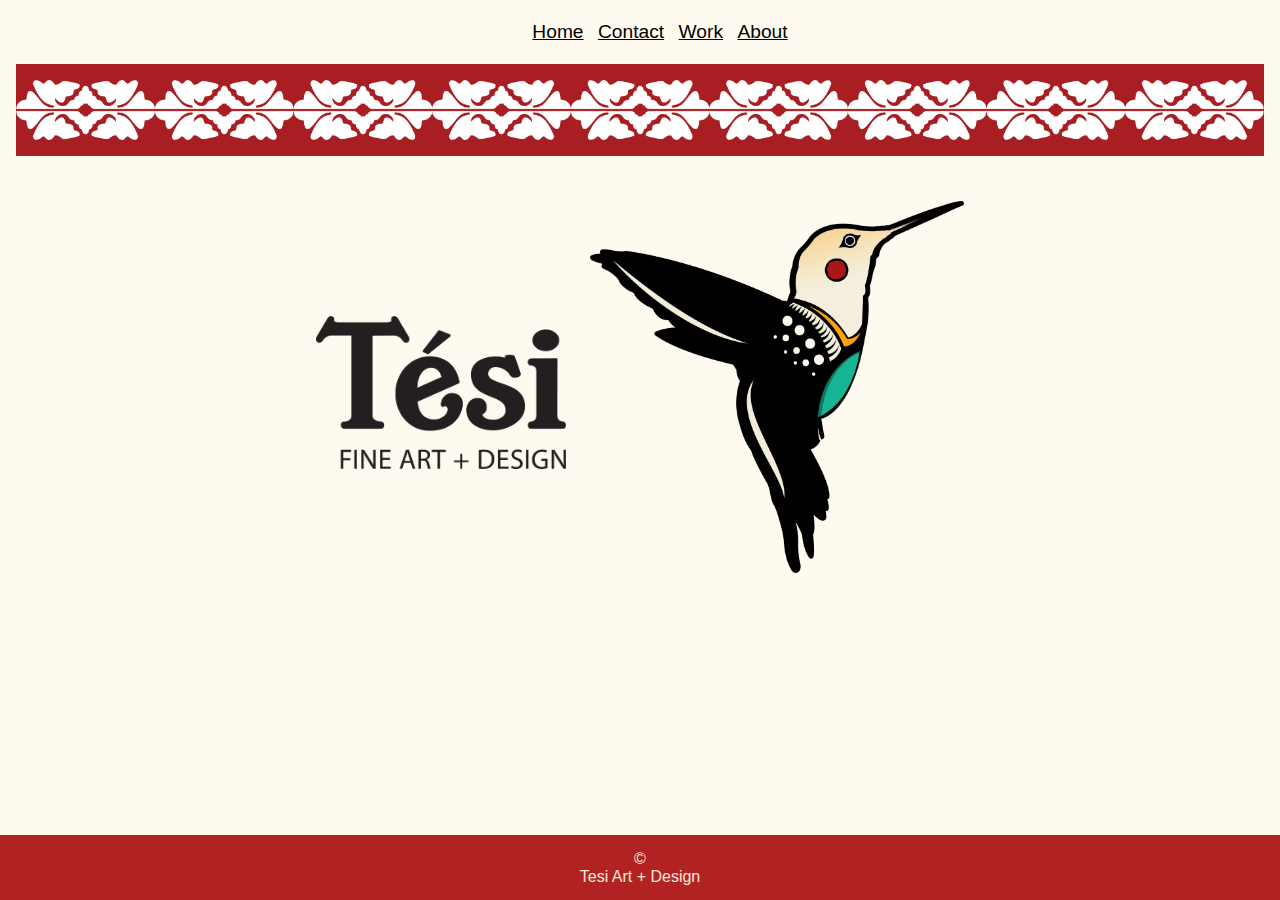
<file: index.html>
<!DOCTYPE html>
<html lang="en">
<head>
    <meta charset="UTF-8">
    <meta name="viewport" content="width=device-width, initial-scale=1.0">
    <title>Tesi Art and Design - Portfolio</title>
    <link rel="stylesheet" href="style.css">
</head>

<body>
<header>
    <nav class="nav">
        <ul class="main-nav">
            <li><a href="index.html">Home</a></li>
            <li><a href="Contact.html">Contact</a></li>
            <li><a href="Work.html">Work</a></li>
            <li><a href="About.html">About</a></li>
        </ul>
    </nav>
</header>
    
</main>
<section>
    <div class="container">
        <nav class="navbar navbar-default navbar-fixed-top">
        <img src="Images/ribbon.png" id="img1" />
    </div>    
</section>

<section>
    <div class="container">
        <nav class="navbar navbar-default navbar-fixed-top">
        <img src="Images/tesibranding-01.png" id="img2" />
    </div>    
    <div class="container">
        <nav class="navbar navbar-default navbar-fixed-top">
        <img src="Images/hummingbird.png" id="img3" />
    </div> 
</section>

<section>
    <div class="fixed-footer">
    <div class="container">&copy;</div>    
    <div class="container">Tesi Art + Design </div>     
    </div>
</section>
</body>
</html>
</file>
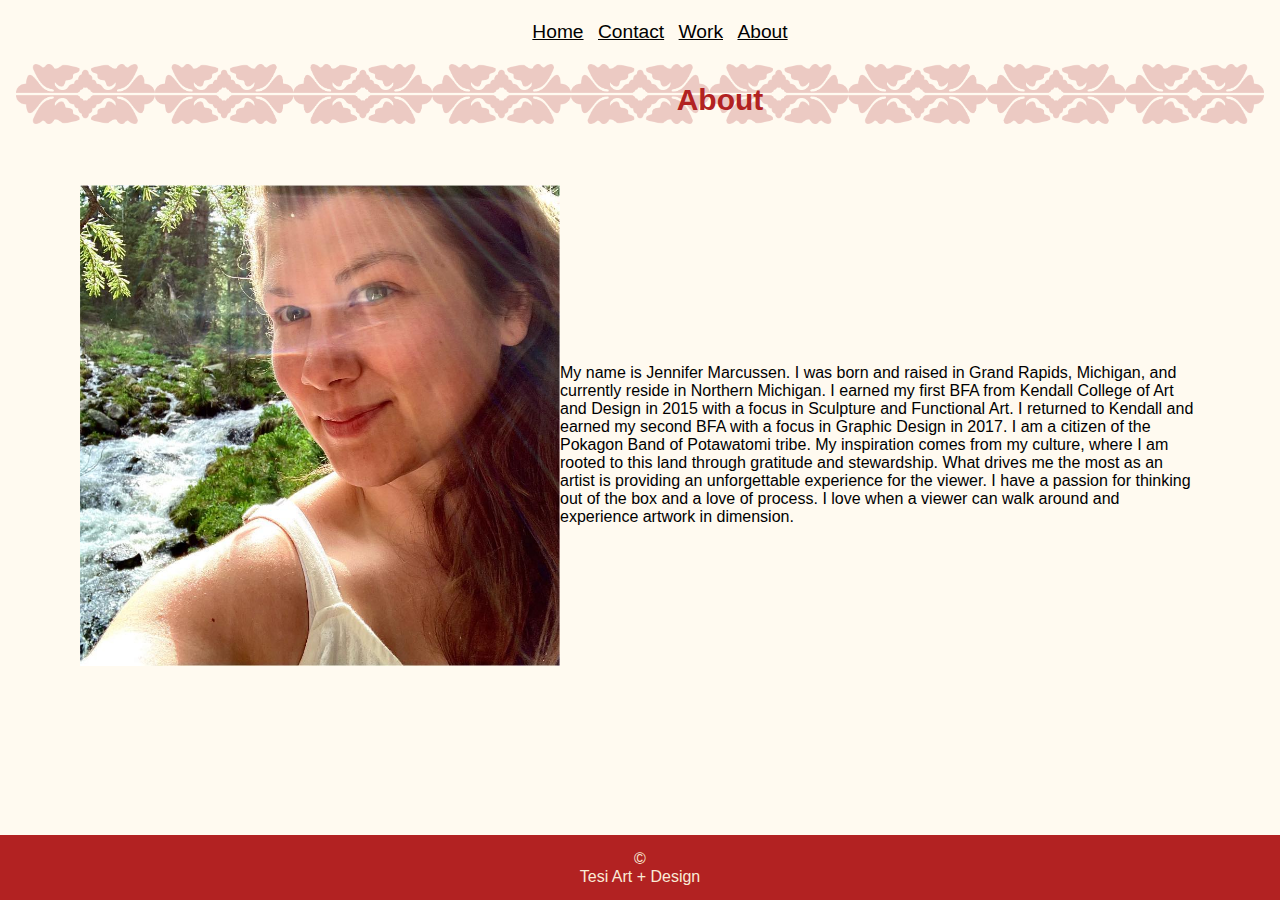
<file: About.html>
<!DOCTYPE html>
<html lang="en">
<head>
    <meta charset="UTF-8">
    <meta name="viewport" content="width=device-width, initial-scale=1.0">
    <title>Tesi Art and Design - Portfolio</title>
    <link rel="stylesheet" href="style.css">
</head>

<body>
<header>
    <nav class="nav">
        <ul class="main-nav">
            <li><a href="index.html">Home</a></li>
            <li><a href="Contact.html">Contact</a></li>
            <li><a href="Work.html">Work</a></li>
            <li><a href="About.html">About</a></li>
        </ul>
    </nav>
</header>

<main>
    <div class="container">
        <img src="Images/ribbonLO.png" alt="ribbonLO" style="width:100%;">
        <h2><div class="centered">About</div></h2>
      </div>
    <section>
            <div class="columnleft">
                <img src="Images/profile.jpeg" alt="My image" style="width:100%">
            </div>
            <div class="columnright">
                <p>My name is Jennifer Marcussen. I was born and raised in Grand Rapids, Michigan, and currently reside in Northern Michigan. I earned my first BFA from Kendall College of Art and Design in 2015 with a focus in Sculpture and Functional Art. I returned to Kendall and earned my second BFA with a focus in Graphic Design in 2017. 
                    I am a citizen of the Pokagon Band of Potawatomi tribe. My inspiration comes from my culture, where I am rooted to this land through gratitude and stewardship.  What drives me the most as an artist is providing an unforgettable experience for the viewer. I have a passion for thinking out of the box and a love of process. I love when a viewer can walk around and experience artwork in dimension. </p>
                </div>
              </div>
            </div>
          </div>
    </section>
</main>
<section>
    <div class="fixed-footer">
    <div class="container">&copy;</div>    
    <div class="container">Tesi Art + Design </div>     
    </div>
</section>
</html>
</body>
</file>
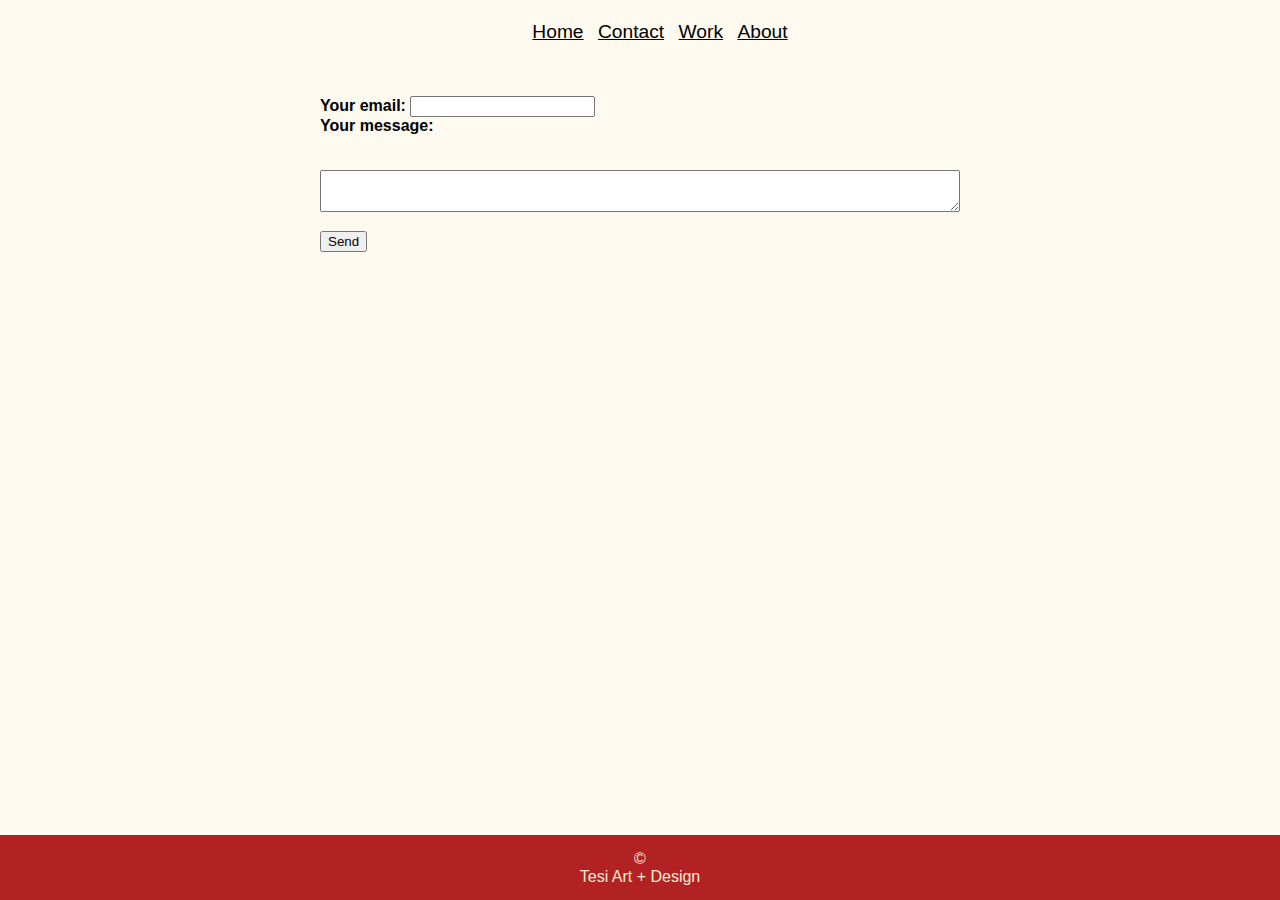
<file: Contact.html>
<!DOCTYPE html>
<html lang="en">
<head>
    <meta charset="UTF-8">
    <meta name="viewport" content="width=device-width, initial-scale=1.0">
    <title>Tesi Art and Design - Portfolio</title>
    <link rel="stylesheet" href="style.css">
</head>

<body>
<header>
    <nav class="nav">
        <ul class="main-nav">
            <li><a href="index.html">Home</a></li>
            <li><a href="Contact.html">Contact</a></li>
            <li><a href="Work.html">Work</a></li>
            <li><a href="About.html">About</a></li>
        </ul>
    </nav>
</header>
<main>
    <form
    action="https://formspree.io/f/mjvqkkbd"
    method="POST"
  >
    <label>
      Your email:
      <input type="email" name="email">
    </label>
    <label>
      Your message:
      <textarea name="message"></textarea>
    </label>
    <!-- your other form fields go here -->
    <button type="submit">Send</button>
  </form>
</main>
    
<section>
    <div class="fixed-footer">
    <div class="container">&copy;</div>    
    <div class="container">Tesi Art + Design </div>     
    </div>
</section>
</body>
</html>
</file>
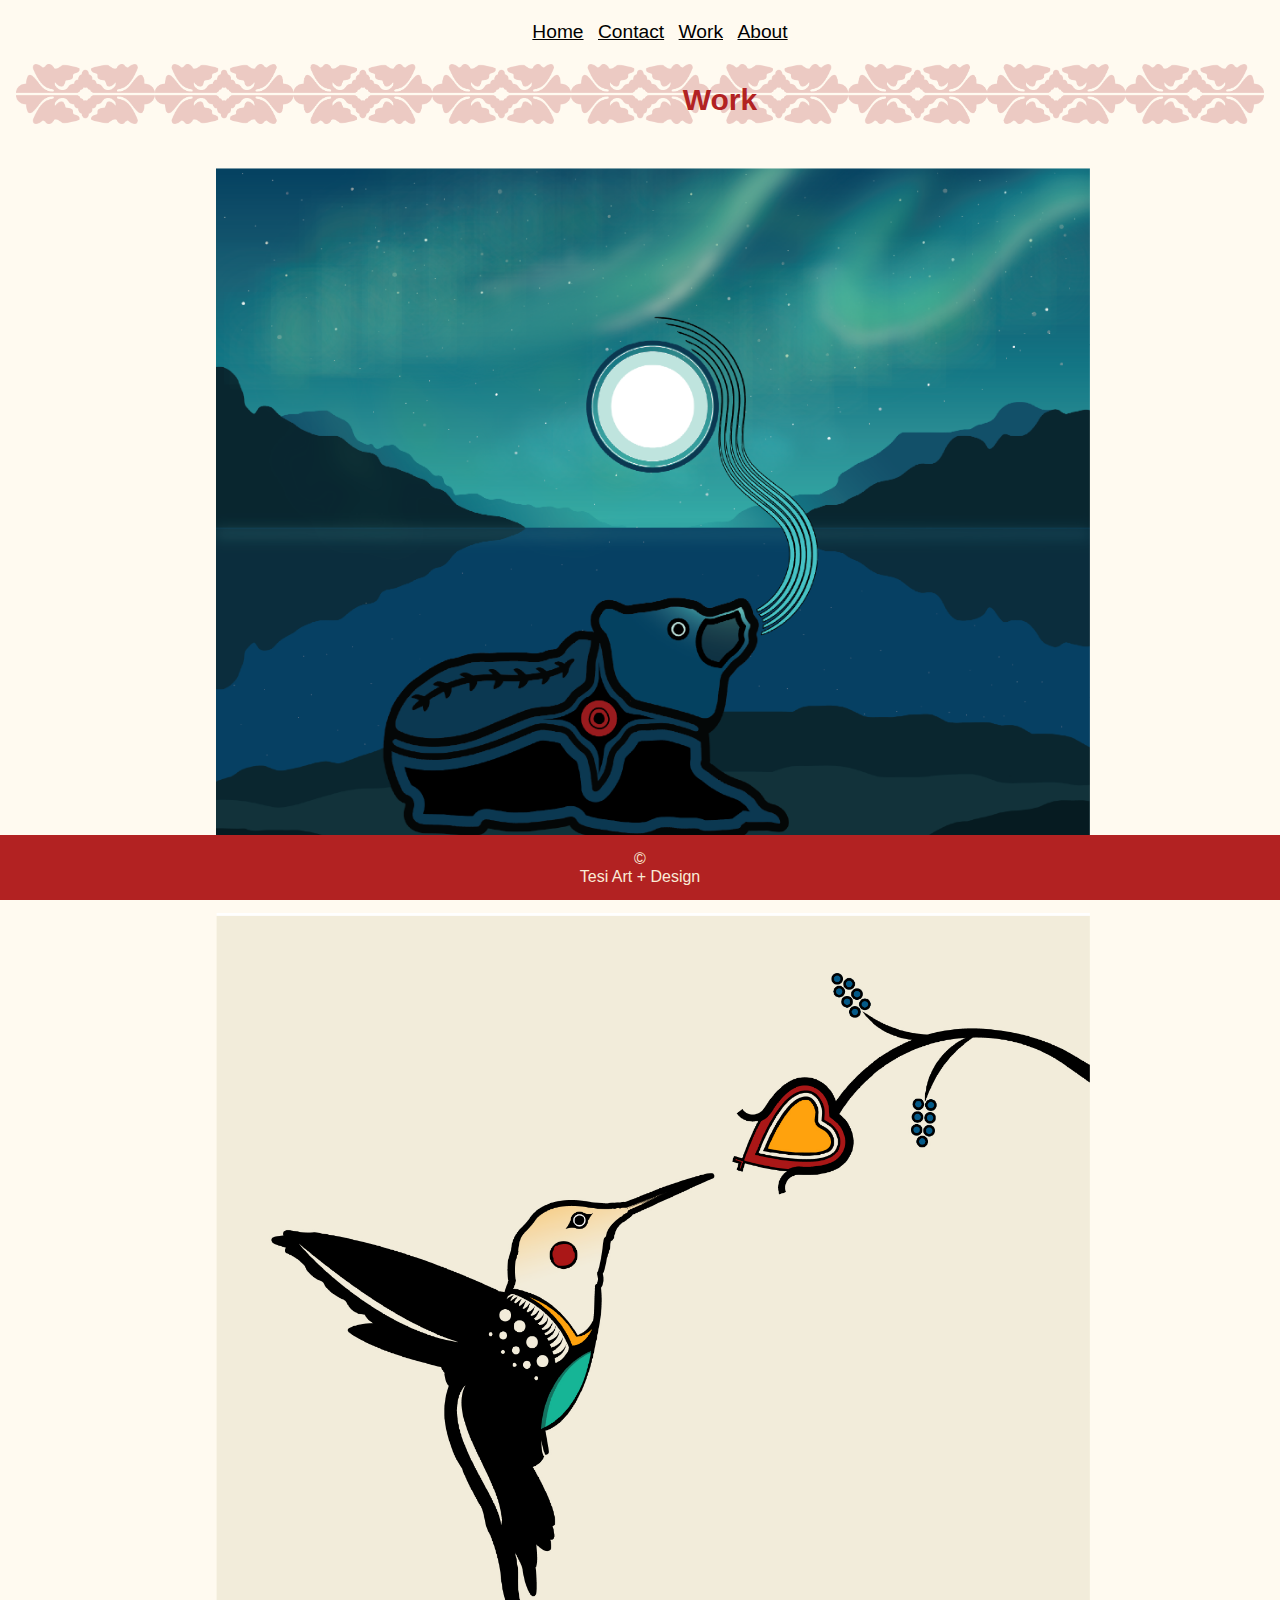
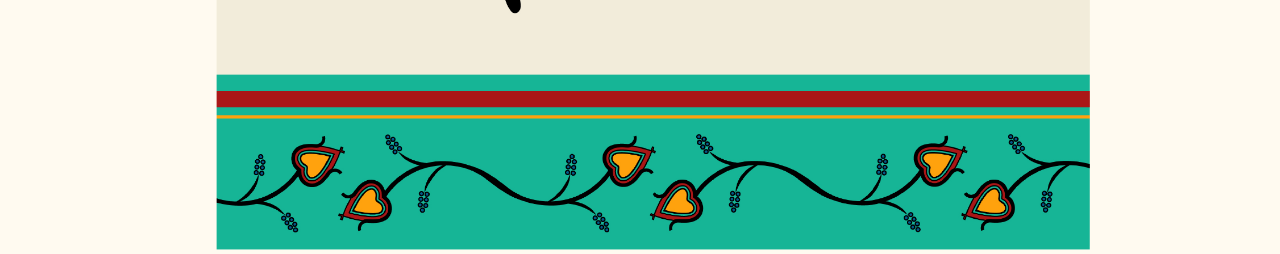
<file: Work.html>
<!DOCTYPE html>
<html lang="en">
<head>
    <meta charset="UTF-8">
    <meta name="viewport" content="width=device-width, initial-scale=1.0">
    <title>Tesi Art and Design - Portfolio</title>
    <link rel="stylesheet" href="style.css">
</head>

<body>
<header>
    <nav class="nav">
        <ul class="main-nav">
            <li><a href="index.html">Home</a></li>
            <li><a href="Contact.html">Contact</a></li>
            <li><a href="Work.html">Work</a></li>
            <li><a href="About.html">About</a></li>
        </ul>
    </nav>
</header>
<main>
    <div class="container">
        <img src="Images/ribbonLO.png" alt="ribbonLO" style="width:100%;">
        <h2><div class="centered">Work</div></h2>
      </div>

    <section>
        <div class="container">
            <nav class="navbar navbar-default navbar-fixed-top">
            <img src="Images/gd6.png" id="gd6" />
        </div> 
        <div class="container">
            <nav class="navbar navbar-default navbar-fixed-top">
            <img src="Images/gd5.png" id="gd5" />
        </div> 
    </section>

</main>
<section>
    <div class="fixed-footer">
    <div class="container">&copy;</div>    
    <div class="container">Tesi Art + Design </div>     
    </div>
</section>
</body>
</html>
</file>
<file: style.css>
* 
body {
    background-color: floralwhite;
    color: black;
    font-family: sans-serif;
}

#img1 { 
    display: block;
    margin-left: auto;
    margin-right: auto;
    width: 100%;
    padding: 0px;
}

img{
    height: 100%;
    width: 100%;
    }
    
.parentContainer {
    position: relative;
    text-align: center;
    color:firebrick;
    }
    
.centered1 {
    position:fixed;
    top: 7.25%;
    left: 43.5%;
    }
    .centered {
        position:fixed;
        top: 7.25%;
        left: 43.5%;
        }

#img2 {
    width: 20%;
    float: left;
    height: auto;
    padding-left: 300px;
    padding-right: 0px;
    padding-top: 160px;
}

#img3 {
    width: 30%;
    float: right;
    height: auto;
    padding-left: 0px;
    padding-right: 300px;
    padding-top: 45px;
}

.section {
    width: 20px;
    height: 10x;
}

li {
    float: center;
    font-size: larger;
    font-family:'Trebuchet MS', 'Lucida Sans Unicode', 'Lucida Grande', 'Lucida Sans', Arial, sans-serif
}
 
li a:hover {
    background-color: antiquewhite;
}

.nav{
    border:0px black
    padding:0;
    text-align: center;
}

.nav li{
    display:inline;
}

.nav a{
    display:inline-block;
    padding: 5px;
    color: black;
    }

li a:hover {
    background-color: antiquewhite;
}


li {
    float: center;
    font-size:larger;
    font-family:'Trebuchet MS', 'Lucida Sans Unicode', 'Lucida Grande', 'Lucida Sans', Arial, sans-serif;
}

h1 {
    font-size:75px;
    background-color: antiquewhite;
    position:fixed;
    
}

h3 {
    font-size:50px;
    color: firebrick;
    position:fixed; 
    font-family:'Trebuchet MS', 'Lucida Sans Unicode', 'Lucida Grande', 'Lucida Sans', Arial, sans-serif; 
}

.columnleft { 
    width: 5in;
    float: left;

    padding-left:80px;
    padding-right: 0px;
    padding-top: 37px;
}

.columnright {
    width: 50%;
    float: right;
    padding-left: 0px;
    padding-right: 80px;
    padding-top: 200px;
}

#gd6 {
    width: 70%;
    float: center;
    padding-left: 200px;
    padding-right: 200px;
    padding-top: 20px;
}

#gd5 {
    width: 70%;
    float: center;
    padding-left: 200px;
    padding-right: 200px;
    padding-top: 20px;
} 

#header {
    position:fixed;
        bottom:0;
        width:100%;
        height:60px; 
        color: firebrick;
}

body {
  font-family: Arial, Helvetica, sans-serif;
  margin: 0;
}

.column {
  float: left;
  width: 33.3%;
  margin-bottom: 16px;
  padding: 0 8px;
}

.container {
  padding: 0 16px;
}

@media screen and (max-width: 650px) {
  .column {
    width: 100%;
    display: block;
  }
}

.fixed-footer {
    position: fixed;
    width: 100%;
    height: 50px;
    left: 0;
    bottom: 0%;
    color: antiquewhite;
    background-color: firebrick;
    text-align: center;
    padding-top: 15px;
  }

.centered {
    position: absolute;
    top: 100px;
    left: 720px;
    transform: translate(-50%, -50%);
    color:firebrick;
    font-size: 30px;

  }

.input[type=text], select, textarea {
    width: 100%;
    padding: 5px;
    box-sizing: border-box;
    margin-top: 35px;
    margin-bottom: 15px;
    resize: vertical;
}

@media screen and (min-width: 1065px) {
    form {
        width: 50%;
        margin: 3em auto;
    }

label {
    display: block;
    font-weight: 700;
}
</file>
